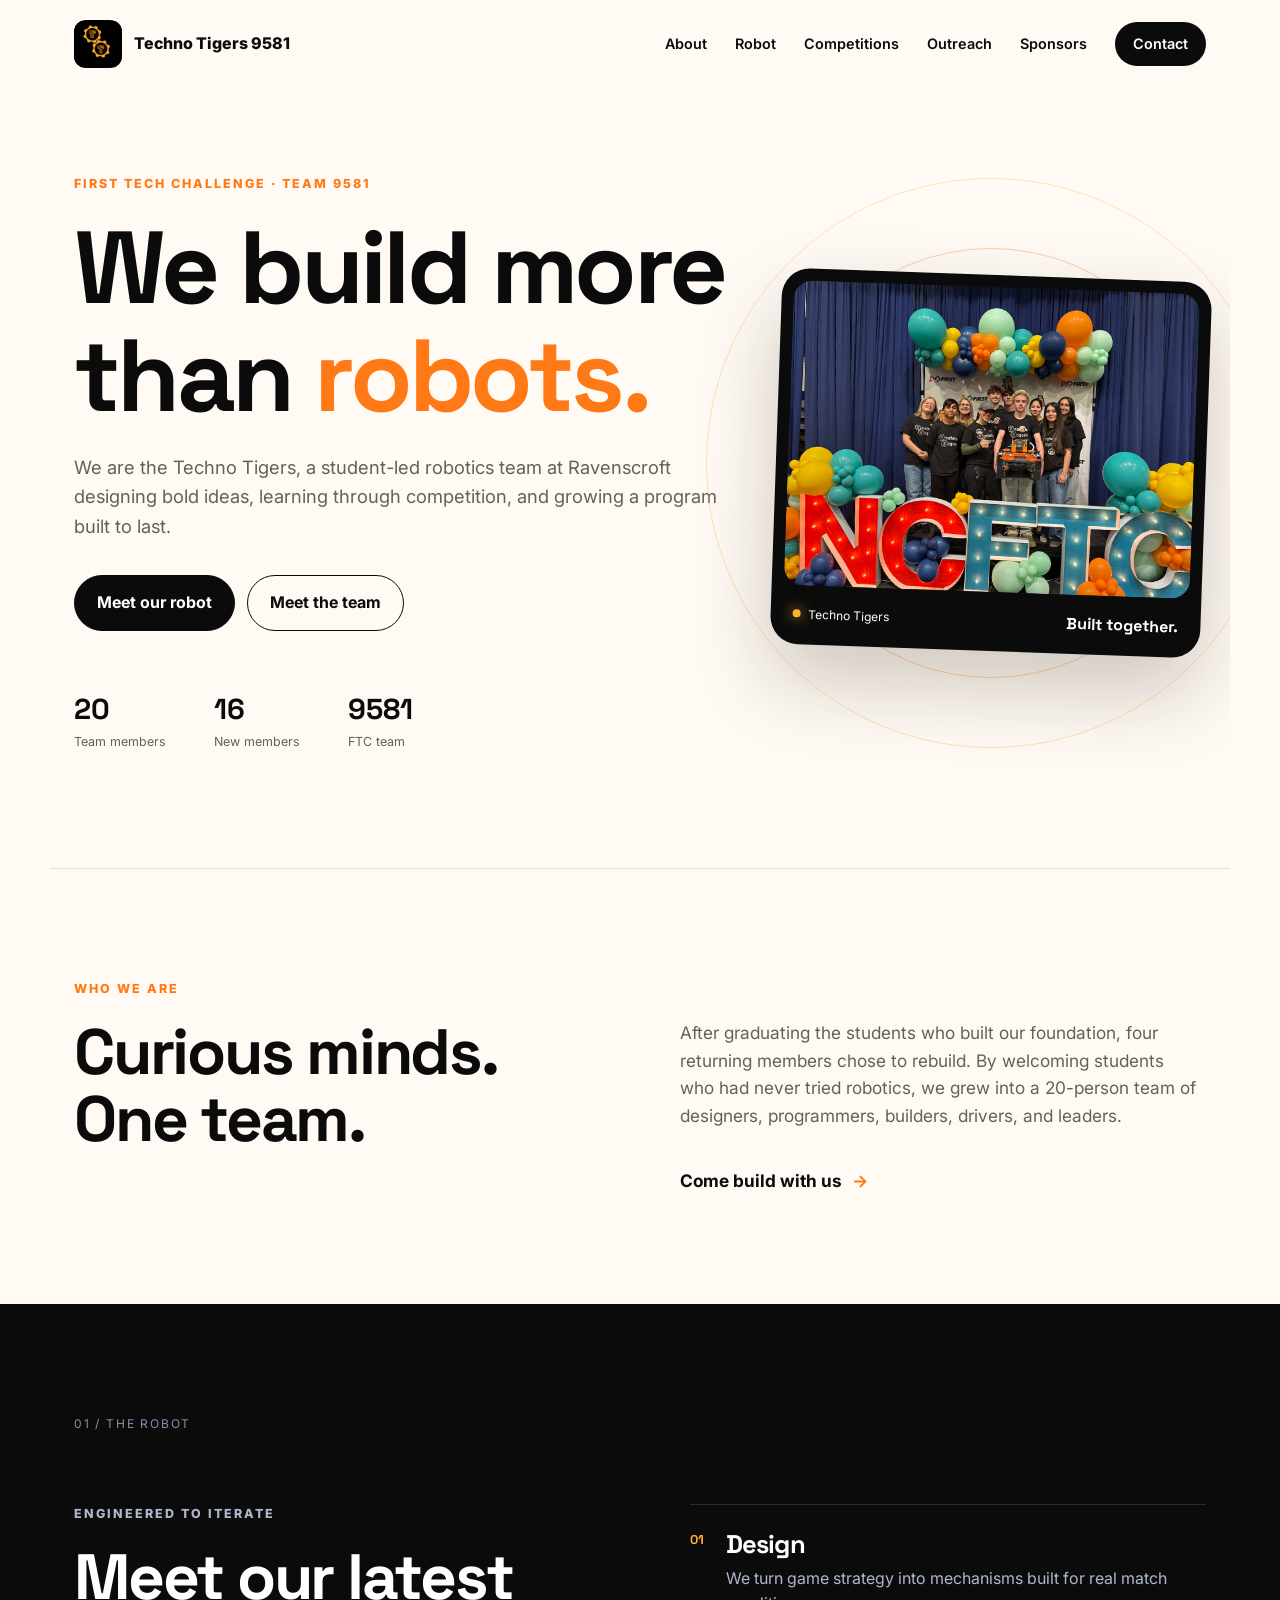
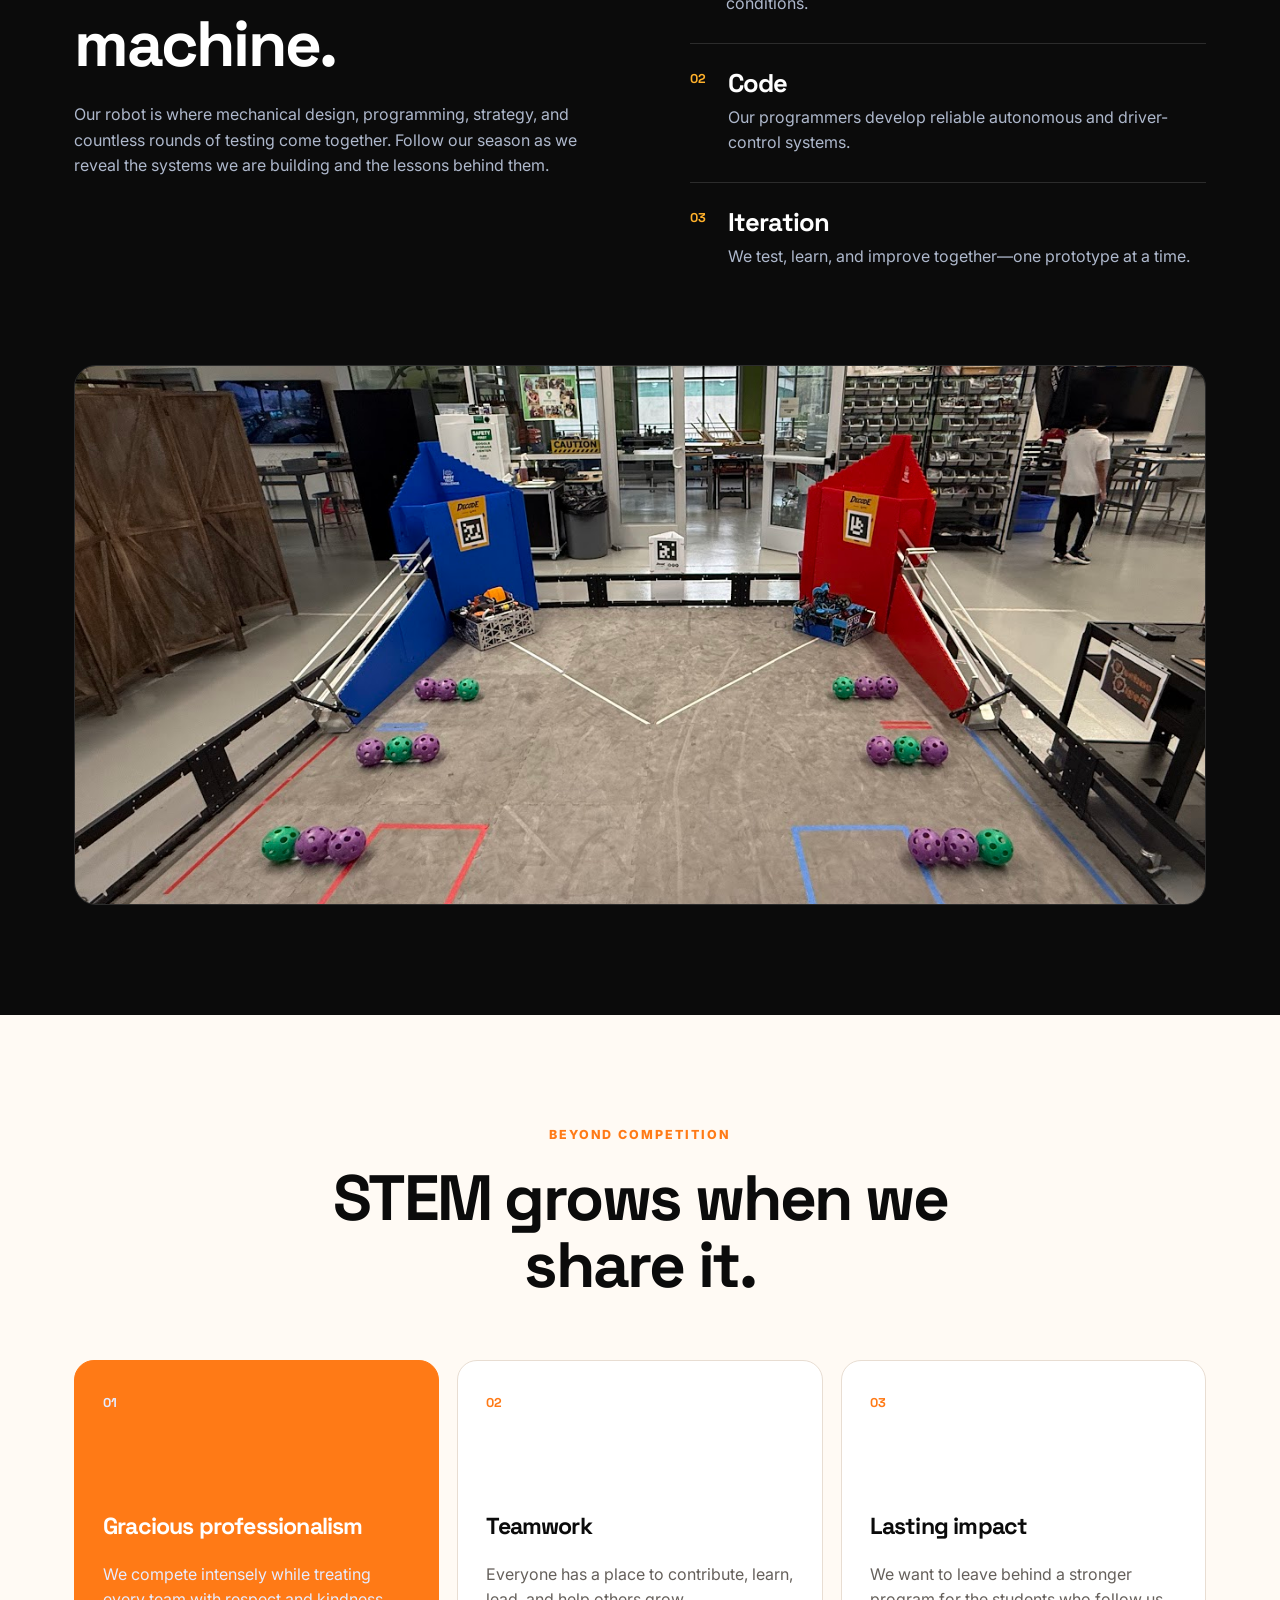
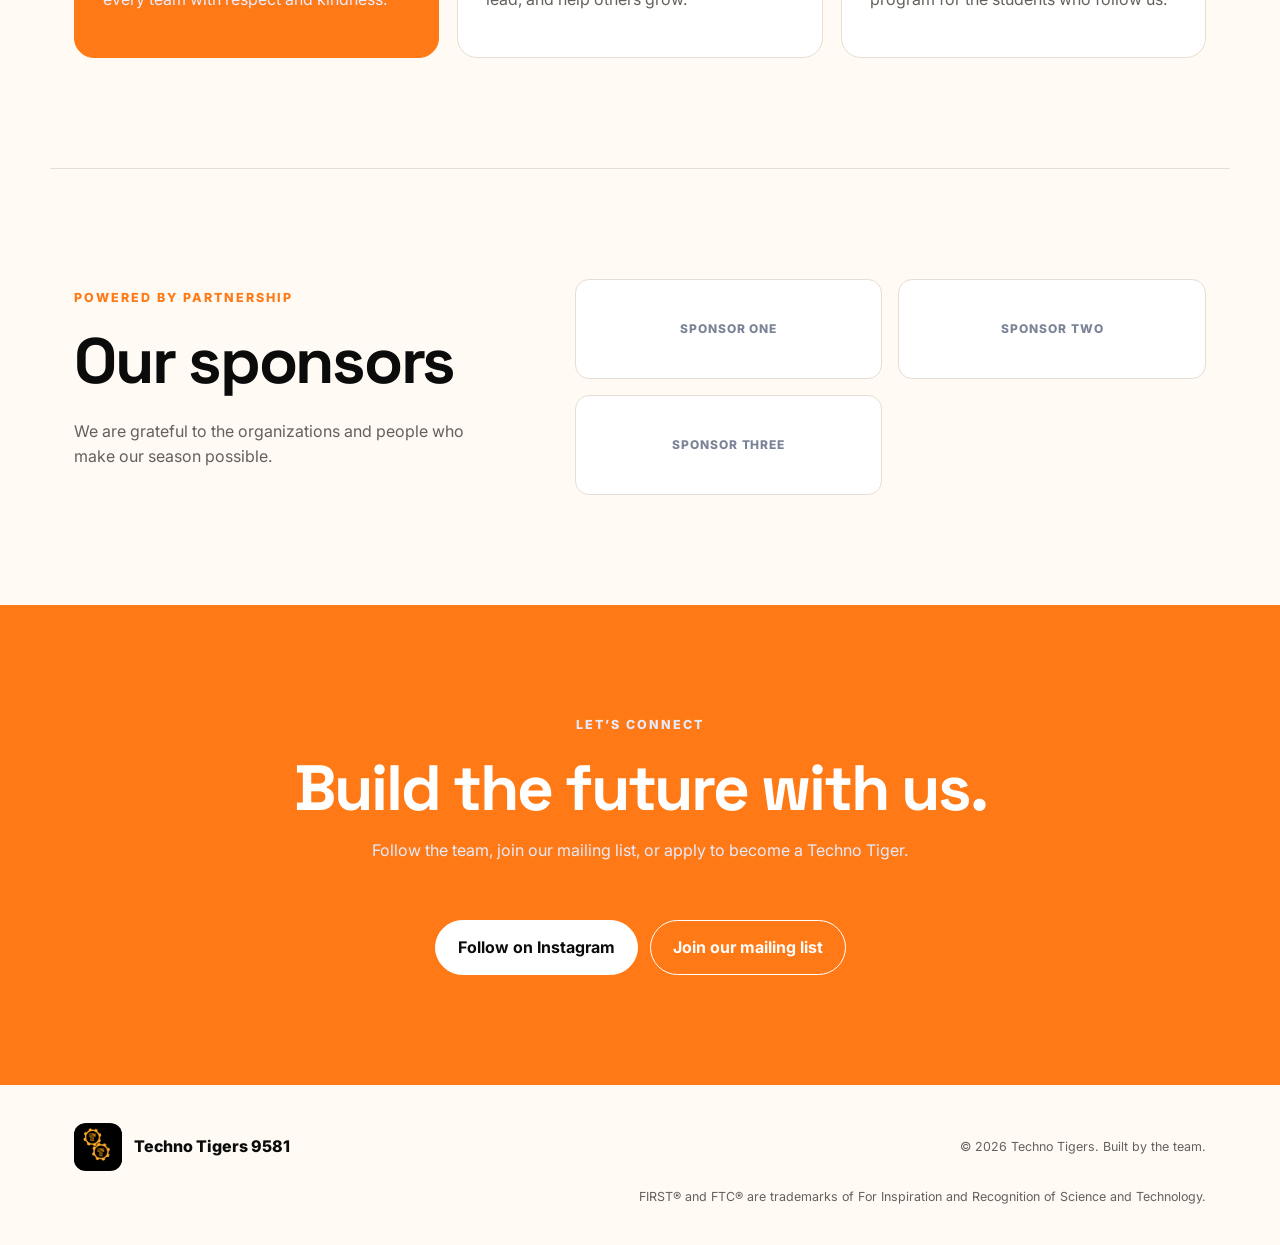
<file: index.html>
<!doctype html>
<html lang="en">
  <head>
    <meta charset="UTF-8" />
    <meta name="viewport" content="width=device-width, initial-scale=1.0" />
    <meta
      name="description"
      content="The official website of FTC Team 9581, the Techno Tigers — building robots, skills, and community."
    />
    <title>Techno Tigers | FTC Team 9581</title>
    <link rel="icon" type="image/png" href="images/techno-tigers-logo.png" />
    <link rel="preconnect" href="https://fonts.googleapis.com" />
    <link rel="preconnect" href="https://fonts.gstatic.com" crossorigin />
    <link
      href="https://fonts.googleapis.com/css2?family=Inter:wght@400;500;600;700;800&family=Space+Grotesk:wght@600;700&display=swap"
      rel="stylesheet"
    />
    <link rel="stylesheet" href="styles.css" />
    <script src="script.js" defer></script>
  </head>
  <body>
    <a class="skip-link" href="#main">Skip to content</a>

    <header class="site-header">
      <a class="brand" href="#home" aria-label="Team home">
        <span class="brand-mark"><img src="images/techno-tigers-logo.png" alt="" /></span>
        <span>Techno Tigers 9581</span>
      </a>
      <button class="menu-button" aria-expanded="false" aria-controls="main-nav">
        <span class="sr-only">Open navigation</span>
        <span></span><span></span><span></span>
      </button>
      <nav id="main-nav" aria-label="Main navigation">
        <a href="#about">About</a>
        <a href="#robot">Robot</a>
        <a href="competitions.html">Competitions</a>
        <a href="#outreach">Outreach</a>
        <a href="#sponsors">Sponsors</a>
        <a class="nav-cta" href="#contact">Contact</a>
      </nav>
    </header>

    <main id="main">
      <section class="hero" id="home">
        <div class="hero-copy">
          <p class="eyebrow">FIRST Tech Challenge · Team 9581</p>
          <h1>We build more than <span>robots.</span></h1>
          <p class="hero-text">
            We are the Techno Tigers, a student-led robotics team at Ravenscroft
            designing bold ideas, learning through competition, and growing a
            program built to last.
          </p>
          <div class="hero-actions">
            <a class="button primary" href="#robot">Meet our robot</a>
            <a class="button secondary" href="#about">Meet the team</a>
          </div>
          <ul class="hero-stats" aria-label="Team highlights">
            <li><strong>20</strong><span>Team members</span></li>
            <li><strong>16</strong><span>New members</span></li>
            <li><strong>9581</strong><span>FTC team</span></li>
          </ul>
        </div>
        <div class="hero-visual">
          <div class="orbit orbit-one"></div>
          <div class="orbit orbit-two"></div>
          <figure class="team-photo-card">
            <img src="images/team-at-nc-ftc.jpg" alt="Techno Tigers team members posing with their robot at an FTC event" />
            <figcaption><span class="status"><i></i> Techno Tigers</span><strong>Built together.</strong></figcaption>
          </figure>
        </div>
      </section>

      <section class="section intro" id="about">
        <div>
          <p class="eyebrow">Who we are</p>
          <h2>Curious minds. One team.</h2>
        </div>
        <div class="section-copy">
          <p>
            After graduating the students who built our foundation, four returning
            members chose to rebuild. By welcoming students who had never tried
            robotics, we grew into a 20-person team of designers, programmers,
            builders, drivers, and leaders.
          </p>
          <a class="text-link" href="https://forms.gle/LvXUC4UECP4Gyt3Y8">Come build with us <span>→</span></a>
        </div>
      </section>

      <section class="section robot-section" id="robot">
        <div class="panel-label">01 / THE ROBOT</div>
        <div class="robot-grid">
          <div>
            <p class="eyebrow">Engineered to iterate</p>
            <h2>Meet our latest machine.</h2>
            <p>
              Our robot is where mechanical design, programming, strategy, and
              countless rounds of testing come together. Follow our season as we
              reveal the systems we are building and the lessons behind them.
            </p>
          </div>
          <div class="feature-list">
            <article><span>01</span><div><h3>Design</h3><p>We turn game strategy into mechanisms built for real match conditions.</p></div></article>
            <article><span>02</span><div><h3>Code</h3><p>Our programmers develop reliable autonomous and driver-control systems.</p></div></article>
            <article><span>03</span><div><h3>Iteration</h3><p>We test, learn, and improve together—one prototype at a time.</p></div></article>
          </div>
        </div>
        <img class="field-photo" src="images/practice-field.jpg" alt="Techno Tigers practice field with red and blue goals" />
      </section>

      <section class="section outreach" id="outreach">
        <p class="eyebrow">Beyond competition</p>
        <h2>STEM grows when we share it.</h2>
        <div class="card-grid">
          <article class="impact-card accent-card"><span class="card-number">01</span><h3>Gracious professionalism</h3><p>We compete intensely while treating every team with respect and kindness.</p></article>
          <article class="impact-card"><span class="card-number">02</span><h3>Teamwork</h3><p>Everyone has a place to contribute, learn, lead, and help others grow.</p></article>
          <article class="impact-card"><span class="card-number">03</span><h3>Lasting impact</h3><p>We want to leave behind a stronger program for the students who follow us.</p></article>
        </div>
      </section>

      <section class="section sponsors" id="sponsors">
        <div>
          <p class="eyebrow">Powered by partnership</p>
          <h2>Our sponsors</h2>
          <p>We are grateful to the organizations and people who make our season possible.</p>
        </div>
        <div class="sponsor-list" aria-label="Sponsor placeholders">
          <span>SPONSOR ONE</span><span>SPONSOR TWO</span><span>SPONSOR THREE</span>
        </div>
      </section>

      <section class="contact" id="contact">
        <p class="eyebrow">Let’s connect</p>
        <h2>Build the future with us.</h2>
        <p>Follow the team, join our mailing list, or apply to become a Techno Tiger.</p>
        <div class="hero-actions contact-actions">
          <a class="button light" href="https://www.instagram.com/ravenscroftrobotics/">Follow on Instagram</a>
          <a class="button light outline-light" href="https://forms.gle/LVuizM4vbE4ydm7J8">Join our mailing list</a>
        </div>
      </section>
    </main>

    <footer>
      <a class="brand" href="#home"><span class="brand-mark"><img src="images/techno-tigers-logo.png" alt="" /></span><span>Techno Tigers 9581</span></a>
      <p>© <span id="year"></span> Techno Tigers. Built by the team.</p>
      <p class="disclaimer">FIRST® and FTC® are trademarks of For Inspiration and Recognition of Science and Technology.</p>
    </footer>
  </body>
</html>
</file>
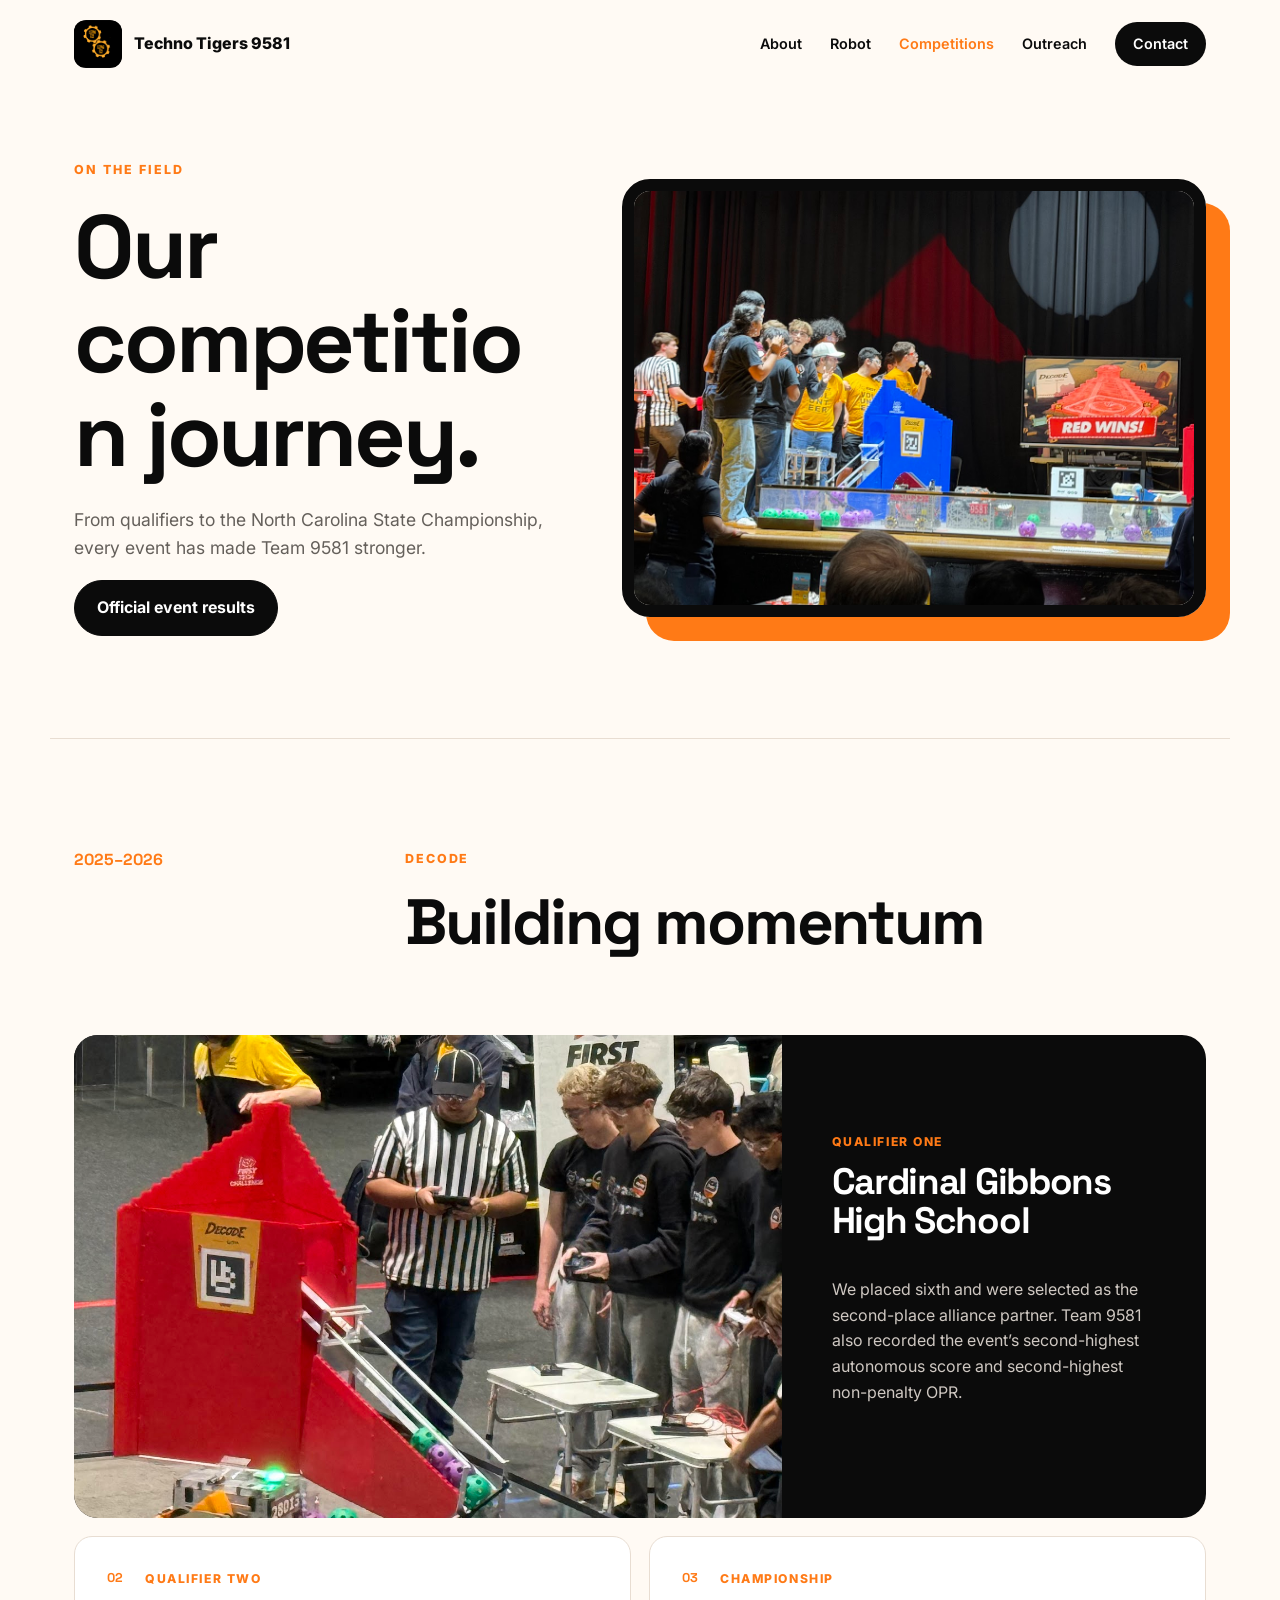
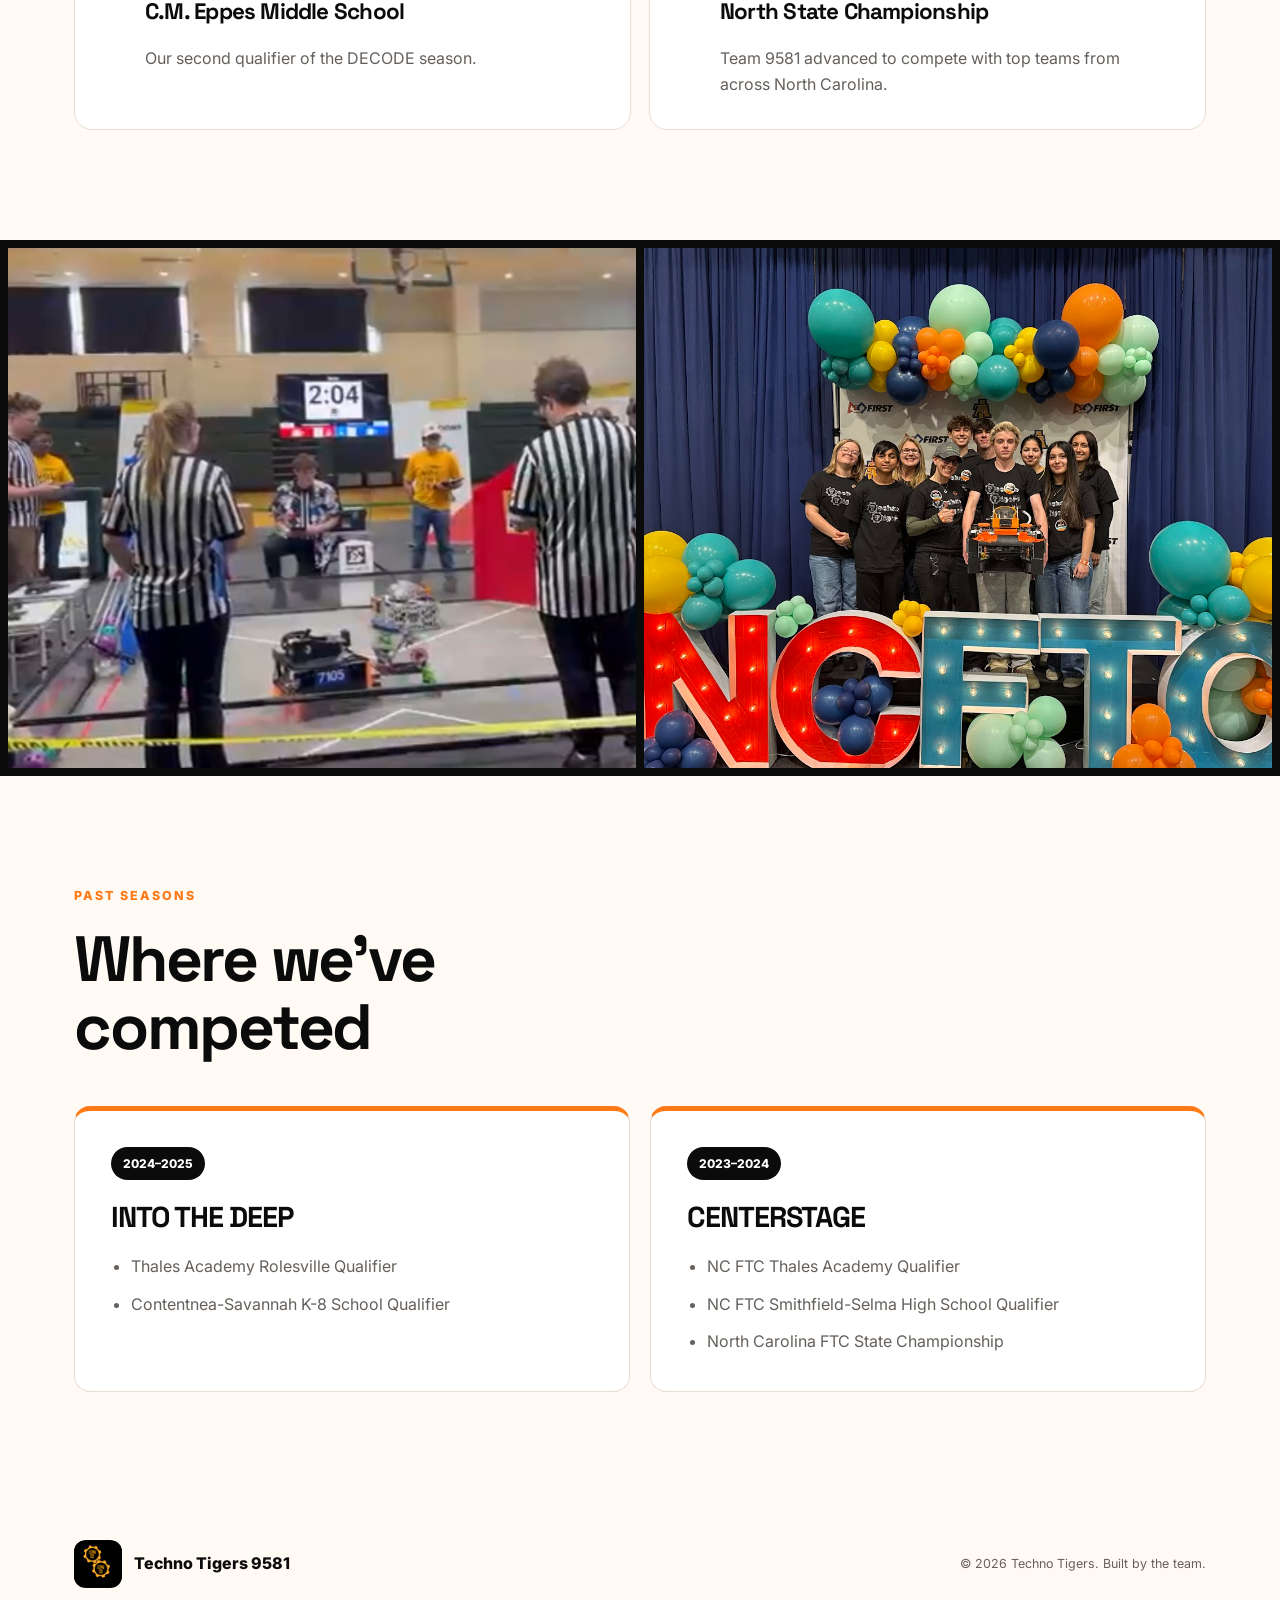
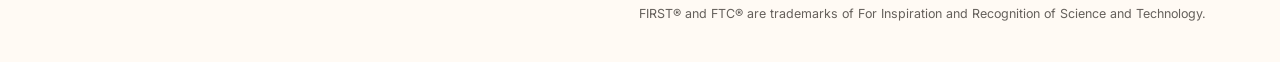
<file: competitions.html>
<!doctype html>
<html lang="en">
  <head>
    <meta charset="UTF-8" />
    <meta name="viewport" content="width=device-width, initial-scale=1.0" />
    <meta name="description" content="Competition history for the Techno Tigers, FTC Team 9581." />
    <title>Competitions | Techno Tigers 9581</title>
    <link rel="icon" type="image/png" href="images/techno-tigers-logo.png" />
    <link rel="preconnect" href="https://fonts.googleapis.com" />
    <link rel="preconnect" href="https://fonts.gstatic.com" crossorigin />
    <link href="https://fonts.googleapis.com/css2?family=Inter:wght@400;500;600;700;800&family=Space+Grotesk:wght@600;700&display=swap" rel="stylesheet" />
    <link rel="stylesheet" href="styles.css" />
    <script src="script.js" defer></script>
  </head>
  <body>
    <a class="skip-link" href="#main">Skip to content</a>
    <header class="site-header">
      <a class="brand" href="index.html" aria-label="Techno Tigers home">
        <span class="brand-mark"><img src="images/techno-tigers-logo.png" alt="" /></span>
        <span>Techno Tigers 9581</span>
      </a>
      <button class="menu-button" aria-expanded="false" aria-controls="main-nav">
        <span class="sr-only">Open navigation</span><span></span><span></span><span></span>
      </button>
      <nav id="main-nav" aria-label="Main navigation">
        <a href="index.html#about">About</a>
        <a href="index.html#robot">Robot</a>
        <a class="active" href="competitions.html">Competitions</a>
        <a href="index.html#outreach">Outreach</a>
        <a class="nav-cta" href="index.html#contact">Contact</a>
      </nav>
    </header>

    <main id="main">
      <section class="competition-hero">
        <div>
          <p class="eyebrow">On the field</p>
          <h1>Our competition journey.</h1>
          <p>From qualifiers to the North Carolina State Championship, every event has made Team 9581 stronger.</p>
          <a class="button primary" href="https://ftc-events.firstinspires.org/2025/team/9581">Official event results</a>
        </div>
        <img src="images/competition-win.jpg" alt="Techno Tigers celebrating a red-alliance match win" />
      </section>

      <section class="section season">
        <div class="season-heading"><span>2025–2026</span><div><p class="eyebrow">DECODE</p><h2>Building momentum</h2></div></div>
        <div class="event-feature">
          <img src="images/competition-pit.jpg" alt="Techno Tigers driving robot 9581 during a DECODE match" />
          <article>
            <p class="event-kicker">Qualifier One</p>
            <h3>Cardinal Gibbons High School</h3>
            <p>We placed sixth and were selected as the second-place alliance partner. Team 9581 also recorded the event’s second-highest autonomous score and second-highest non-penalty OPR.</p>
          </article>
        </div>
        <div class="event-list">
          <article><span>02</span><div><p class="event-kicker">Qualifier Two</p><h3>C.M. Eppes Middle School</h3><p>Our second qualifier of the DECODE season.</p></div></article>
          <article><span>03</span><div><p class="event-kicker">Championship</p><h3>North State Championship</h3><p>Team 9581 advanced to compete with top teams from across North Carolina.</p></div></article>
        </div>
      </section>

      <section class="competition-gallery" aria-label="Competition photo gallery">
        <img src="images/competition-match.png" alt="FTC robots competing on the field during a match" />
        <img src="images/team-at-nc-ftc.jpg" alt="Techno Tigers posing with their robot at a North Carolina FTC event" />
      </section>

      <section class="section archive">
        <p class="eyebrow">Past seasons</p>
        <h2>Where we’ve competed</h2>
        <div class="archive-grid">
          <article>
            <div class="season-badge">2024–2025</div>
            <h3>INTO THE DEEP</h3>
            <ul><li>Thales Academy Rolesville Qualifier</li><li>Contentnea-Savannah K-8 School Qualifier</li></ul>
          </article>
          <article>
            <div class="season-badge">2023–2024</div>
            <h3>CENTERSTAGE</h3>
            <ul><li>NC FTC Thales Academy Qualifier</li><li>NC FTC Smithfield-Selma High School Qualifier</li><li>North Carolina FTC State Championship</li></ul>
          </article>
        </div>
      </section>
    </main>

    <footer>
      <a class="brand" href="index.html"><span class="brand-mark"><img src="images/techno-tigers-logo.png" alt="" /></span><span>Techno Tigers 9581</span></a>
      <p>© <span id="year"></span> Techno Tigers. Built by the team.</p>
      <p class="disclaimer">FIRST® and FTC® are trademarks of For Inspiration and Recognition of Science and Technology.</p>
    </footer>
  </body>
</html>
</file>
<file: styles.css>
:root {
  --ink: #0b0b0b;
  --muted: #65605b;
  --paper: #fffaf4;
  --white: #fff;
  --blue: #ff7a16;
  --cyan: #ffb12b;
  --line: #e8ddd2;
  --max: 1180px;
}

* { box-sizing: border-box; }
html { scroll-behavior: smooth; }
body { margin: 0; overflow-x: hidden; color: var(--ink); background: var(--paper); font-family: Inter, sans-serif; line-height: 1.6; }
a { color: inherit; }
h1, h2, h3, p { margin-top: 0; }
h1, h2, h3 { font-family: "Space Grotesk", sans-serif; line-height: 1.05; letter-spacing: -.035em; }
h1 { max-width: 720px; margin-bottom: 24px; font-size: clamp(3.5rem, 8vw, 7.5rem); }
h1 span { color: var(--blue); }
h2 { margin-bottom: 24px; font-size: clamp(2.4rem, 5vw, 4.5rem); }
p { color: var(--muted); }

.skip-link { position: fixed; top: 8px; left: 8px; z-index: 99; padding: 10px 16px; background: var(--white); transform: translateY(-150%); }
.skip-link:focus { transform: translateY(0); }
.site-header { position: sticky; top: 0; z-index: 20; display: flex; align-items: center; justify-content: space-between; max-width: var(--max); margin: auto; padding: 20px 24px; background: color-mix(in srgb, var(--paper) 88%, transparent); backdrop-filter: blur(18px); }
.brand { display: inline-flex; align-items: center; gap: 12px; color: var(--ink); font-weight: 800; text-decoration: none; }
.brand-mark { display: grid; width: 48px; aspect-ratio: 1; place-items: center; background: #050505; border-radius: 12px; overflow: hidden; }
.brand-mark img { width: 100%; height: 100%; object-fit: contain; }
nav { display: flex; align-items: center; gap: 28px; }
nav a { font-size: .9rem; font-weight: 600; text-decoration: none; }
nav a.active { color: var(--blue); }
.nav-cta { padding: 10px 18px; color: var(--white); background: var(--ink); border-radius: 999px; }
.menu-button { display: none; padding: 8px; border: 0; background: transparent; }
.menu-button span:not(.sr-only) { display: block; width: 25px; height: 2px; margin: 5px; background: var(--ink); }
.sr-only { position: absolute; width: 1px; height: 1px; overflow: hidden; clip: rect(0, 0, 0, 0); }

.hero { display: grid; grid-template-columns: 1.4fr .8fr; align-items: center; min-height: 780px; max-width: var(--max); margin: auto; padding: 70px 24px 100px; overflow: hidden; }
.eyebrow { margin-bottom: 20px; color: var(--blue); font-size: .78rem; font-weight: 800; letter-spacing: .16em; text-transform: uppercase; }
.hero-text { max-width: 650px; font-size: 1.15rem; }
.hero-actions { display: flex; flex-wrap: wrap; gap: 12px; margin: 34px 0 55px; }
.button { display: inline-block; padding: 14px 22px; border: 1px solid var(--ink); border-radius: 999px; font-weight: 700; text-decoration: none; transition: transform .2s, box-shadow .2s; }
.button:hover { transform: translateY(-2px); box-shadow: 0 12px 30px #14204a22; }
.primary { color: var(--white); background: var(--ink); }
.secondary { background: transparent; }
.hero-stats { display: flex; gap: 48px; margin: 0; padding: 0; list-style: none; }
.hero-stats li { display: grid; }
.hero-stats strong { font-family: "Space Grotesk"; font-size: 1.8rem; }
.hero-stats span { color: var(--muted); font-size: .78rem; }
.hero-visual { position: relative; display: grid; min-height: 500px; place-items: center; }
.team-photo-card { position: relative; z-index: 2; width: min(430px, 92vw); margin: 0; padding: 12px; background: var(--ink); border-radius: 28px; box-shadow: 0 35px 80px #21120438; transform: rotate(2deg); overflow: hidden; }
.team-photo-card > img { display: block; width: 100%; aspect-ratio: 4 / 3; object-fit: cover; border-radius: 19px; }
.team-photo-card figcaption { display: flex; align-items: center; justify-content: space-between; padding: 16px 10px 6px; color: var(--white); }
.team-photo-card figcaption strong { font-family: "Space Grotesk"; }
.status { display: inline-flex; align-items: center; gap: 8px; color: var(--white); font-size: .75rem; }
.status i { width: 8px; height: 8px; background: var(--cyan); border-radius: 50%; box-shadow: 0 0 14px var(--cyan); }
.orbit { position: absolute; border: 1px solid #ff7a1655; border-radius: 50%; }
.orbit-one { width: 430px; height: 430px; }
.orbit-two { width: 570px; height: 570px; border-color: #ffb12b55; }

.section { max-width: var(--max); margin: auto; padding: 110px 24px; }
.intro { display: grid; grid-template-columns: 1fr 1fr; gap: 80px; border-top: 1px solid var(--line); }
.section-copy { max-width: 520px; padding-top: 40px; font-size: 1.08rem; }
.text-link { display: inline-block; margin-top: 20px; color: var(--ink); font-weight: 700; text-decoration: none; }
.text-link span { margin-left: 6px; color: var(--blue); }
.robot-section { position: relative; max-width: none; padding-right: max(24px, calc((100vw - var(--max)) / 2 + 24px)); padding-left: max(24px, calc((100vw - var(--max)) / 2 + 24px)); color: var(--white); background: var(--ink); }
.panel-label { margin-bottom: 70px; color: #8390aa; font-size: .75rem; letter-spacing: .15em; }
.robot-grid { display: grid; grid-template-columns: 1fr 1fr; gap: 100px; }
.robot-grid p { color: #aeb8cc; }
.feature-list article { display: flex; gap: 22px; padding: 26px 0; border-top: 1px solid #ffffff22; }
.feature-list article > span { color: var(--cyan); font: 700 .8rem "Space Grotesk"; }
.feature-list h3 { margin-bottom: 8px; font-size: 1.6rem; }
.feature-list p { margin-bottom: 0; }
.field-photo { display: block; width: 100%; max-height: 540px; margin-top: 70px; object-fit: cover; border: 1px solid #ffffff22; border-radius: 22px; }
.outreach { text-align: center; }
.outreach > h2 { max-width: 720px; margin-right: auto; margin-left: auto; }
.card-grid { display: grid; grid-template-columns: repeat(3, 1fr); gap: 18px; margin-top: 60px; text-align: left; }
.impact-card { min-height: 290px; padding: 28px; background: var(--white); border: 1px solid var(--line); border-radius: 20px; }
.impact-card h3 { margin-top: 100px; font-size: 1.45rem; }
.card-number { color: var(--blue); font: 700 .8rem "Space Grotesk"; }
.accent-card { color: var(--white); background: var(--blue); border-color: var(--blue); }
.accent-card .card-number, .accent-card p { color: #e7ecff; }
.sponsors { display: grid; grid-template-columns: .8fr 1.2fr; align-items: center; gap: 80px; border-top: 1px solid var(--line); }
.sponsor-list { display: grid; grid-template-columns: repeat(2, 1fr); gap: 16px; }
.sponsor-list span { display: grid; min-height: 100px; place-items: center; color: #7b8496; background: var(--white); border: 1px solid var(--line); border-radius: 14px; font-size: .75rem; font-weight: 800; letter-spacing: .08em; }
.contact { padding: 110px 24px; color: var(--white); background: var(--blue); text-align: center; }
.contact .eyebrow, .contact p { color: #e5ebff; }
.contact h2 { margin-bottom: 16px; }
.light { margin-top: 22px; color: var(--ink); background: var(--white); border-color: var(--white); }
.contact-actions { justify-content: center; margin-bottom: 0; }
.outline-light { color: var(--white); background: transparent; }
footer { display: grid; grid-template-columns: 1fr auto; align-items: center; gap: 16px; max-width: var(--max); margin: auto; padding: 38px 24px; }
footer p { margin: 0; font-size: .78rem; text-align: right; }
.disclaimer { grid-column: 1 / -1; }

.competition-hero { display: grid; grid-template-columns: .9fr 1.1fr; align-items: center; gap: 70px; max-width: var(--max); min-height: 650px; margin: auto; padding: 70px 24px 100px; }
.competition-hero > * { min-width: 0; }
.competition-hero h1 { overflow-wrap: anywhere; font-size: clamp(3.2rem, 7vw, 6.5rem); }
.competition-hero > div > p:not(.eyebrow) { max-width: 570px; font-size: 1.1rem; }
.competition-hero img { width: 100%; aspect-ratio: 4 / 3; object-fit: cover; border: 12px solid var(--ink); border-radius: 28px; box-shadow: 24px 24px 0 var(--blue); }
.season { border-top: 1px solid var(--line); }
.season-heading { display: grid; grid-template-columns: .35fr 1fr; gap: 50px; align-items: start; margin-bottom: 55px; }
.season-heading > span { color: var(--blue); font: 700 1rem "Space Grotesk"; }
.event-feature { display: grid; grid-template-columns: 1.25fr .75fr; background: var(--ink); border-radius: 24px; overflow: hidden; }
.event-feature > img { width: 100%; height: 100%; min-height: 430px; object-fit: cover; }
.event-feature article { align-self: center; padding: 50px; color: var(--white); }
.event-feature h3 { font-size: 2.3rem; }
.event-feature p { color: #cfc8c2; }
.event-kicker { color: var(--blue) !important; font-size: .76rem; font-weight: 800; letter-spacing: .13em; text-transform: uppercase; }
.event-list { display: grid; grid-template-columns: 1fr 1fr; gap: 18px; margin-top: 18px; }
.event-list article { display: flex; gap: 22px; padding: 32px; background: var(--white); border: 1px solid var(--line); border-radius: 18px; }
.event-list article > span { color: var(--blue); font: 700 .8rem "Space Grotesk"; }
.event-list h3 { font-size: 1.4rem; }
.event-list p:last-child { margin-bottom: 0; }
.competition-gallery { display: grid; grid-template-columns: 1fr 1fr; gap: 8px; padding: 8px; background: var(--ink); }
.competition-gallery img { width: 100%; height: 520px; object-fit: cover; }
.archive > h2 { max-width: 650px; }
.archive-grid { display: grid; grid-template-columns: 1fr 1fr; gap: 20px; margin-top: 45px; }
.archive-grid article { padding: 36px; background: var(--white); border: 1px solid var(--line); border-top: 5px solid var(--blue); border-radius: 16px; }
.archive-grid h3 { margin: 22px 0; font-size: 1.8rem; }
.archive-grid ul { margin: 0; padding-left: 20px; color: var(--muted); }
.archive-grid li + li { margin-top: 12px; }
.season-badge { display: inline-block; padding: 7px 12px; color: var(--white); background: var(--ink); border-radius: 999px; font-size: .75rem; font-weight: 800; }

@media (max-width: 800px) {
  .menu-button { display: block; }
  nav { position: absolute; top: 74px; right: 20px; display: none; min-width: 210px; padding: 22px; background: var(--white); border: 1px solid var(--line); border-radius: 16px; box-shadow: 0 20px 50px #101a3a22; }
  nav.open { display: grid; }
  .hero { grid-template-columns: 1fr; padding-top: 55px; }
  .hero-visual { min-height: 480px; }
  .intro, .robot-grid, .sponsors, .competition-hero, .season-heading, .event-feature { grid-template-columns: 1fr; gap: 35px; }
  .card-grid { grid-template-columns: 1fr; }
  .impact-card { min-height: 220px; }
  .impact-card h3 { margin-top: 55px; }
  .competition-hero { padding-top: 55px; }
  .competition-hero img { box-shadow: 12px 12px 0 var(--blue); }
  .event-list, .archive-grid, .competition-gallery { grid-template-columns: 1fr; }
  .competition-gallery img { height: 360px; }
}

@media (max-width: 520px) {
  h1 { font-size: 3.3rem; }
  .hero-stats { gap: 24px; }
  .team-photo-card { width: 285px; }
  .sponsor-list, footer { grid-template-columns: 1fr; }
  footer p { text-align: left; }
  .disclaimer { grid-column: auto; }
}

@media (prefers-reduced-motion: reduce) {
  html { scroll-behavior: auto; }
  *, *::before, *::after { transition-duration: .01ms !important; }
}
</file>
